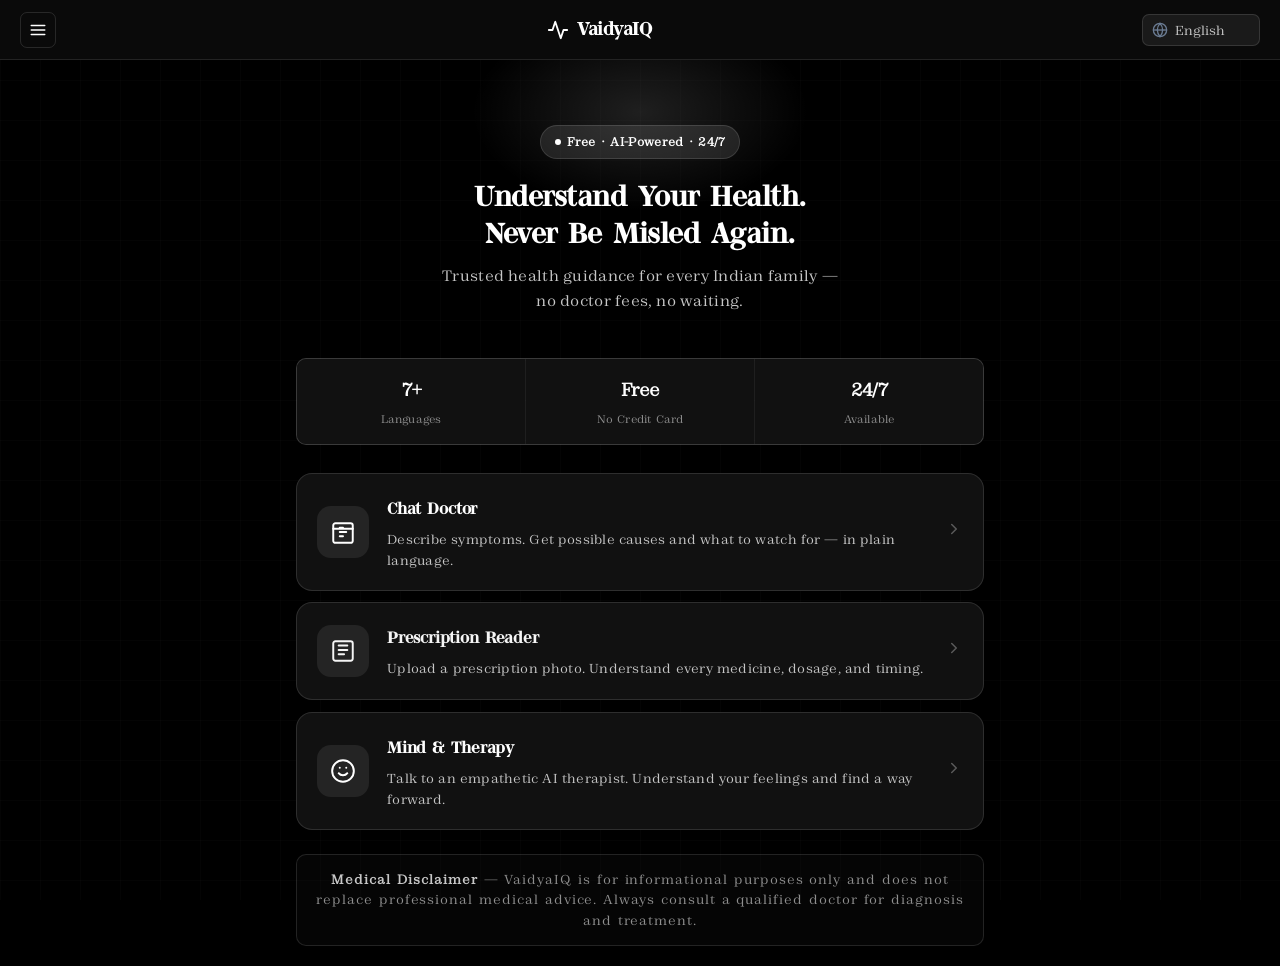
<file: frontend/index.html>
<!DOCTYPE html>
<html lang="en">
<head>
    <meta charset="UTF-8">
    <meta name="viewport" content="width=device-width, initial-scale=1.0">
    <title>VaidyaIQ — Health Assistant</title>
    <link rel="stylesheet" href="css/main.css">
    <link rel="stylesheet" href="css/components.css">
    <link rel="stylesheet" href="css/animations.css">
    <style>
        
        /* Hero accent glow */
        .hero-glow {
            position: absolute;
            top: -60px; left: 50%; transform: translateX(-50%);
            width: 340px; height: 200px;
            background: radial-gradient(ellipse at center, rgba(255,255,255,0.12) 0%, transparent 70%);
            pointer-events: none;
        }

        .hero {
            text-align: center;
            padding: 52px 0 36px;
            position: relative;
        }

        .hero-badge {
            display: inline-flex;
            align-items: center;
            gap: 6px;
            background: var(--primary-dim);
            color: var(--primary);
            border: 1px solid var(--border);
            border-radius: 20px;
            padding: 5px 14px;
            font-size: 12px;
            font-weight: 600;
            letter-spacing: 0.3px;
            margin-bottom: 20px;
        }

        .hero-badge::before {
            content: '';
            width: 6px; height: 6px;
            background: var(--primary);
            border-radius: 50%;
            animation: pulse 2s ease-in-out infinite;
        }
        @keyframes pulse {
            0%, 100% { opacity: 1; transform: scale(1); }
            50% { opacity: 0.6; transform: scale(0.8); }
        }

        h1.hero-title {
            font-size: 28px;
            font-weight: 700;
            color: var(--text);
            margin-bottom: 12px;
            line-height: 1.3;
            letter-spacing: -0.5px;
        }
        h1.hero-title span { color: var(--primary); }

        .hero-sub {
            color: var(--text-dim);
            font-size: 15px;
            max-width: 400px;
            margin: 0 auto 8px;
            line-height: 1.65;
        }

        /* Feature cards grid */
        .features-grid {
            display: grid;
            gap: 12px;
        }

        .feature-card {
            display: flex;
            align-items: center;
            gap: 18px;
            background: var(--surface);
            border: 1px solid var(--border);
            border-radius: var(--radius);
            padding: 20px;
            text-decoration: none;
            color: inherit;
            cursor: pointer;
            transition: all var(--transition);
            position: relative;
            overflow: hidden;
        }

        .feature-card::after {
            content: '';
            position: absolute;
            inset: 0;
            opacity: 0;
            transition: opacity var(--transition);
        }
        .feature-card.teal::after   { background: radial-gradient(ellipse at 20% 50%, rgba(255,255,255,0.05) 0%, transparent 60%); }
        .feature-card.blue::after   { background: radial-gradient(ellipse at 20% 50%, rgba(255,255,255,0.05) 0%, transparent 60%); }
        .feature-card.purple::after { background: radial-gradient(ellipse at 20% 50%, rgba(255,255,255,0.05) 0%, transparent 60%); }

        .feature-card:hover {
            border-color: var(--border-hover);
            transform: translateY(-2px);
        }
        .feature-card:hover::after { opacity: 1; }
        .feature-card.teal:hover   { border-color: var(--border-hover); }
        .feature-card.blue:hover   { border-color: var(--border-hover); }
        .feature-card.purple:hover { border-color: var(--border-hover); }

        .feature-card:active { transform: translateY(0) scale(0.99); }

        .feature-icon {
            width: 52px; height: 52px;
            border-radius: 14px;
            display: flex; align-items: center; justify-content: center;
            flex-shrink: 0;
        }
        .feature-icon svg {
            width: 26px; height: 26px;
            stroke-width: 1.8;
            stroke-linecap: round;
            stroke-linejoin: round;
            fill: none;
        }
        .feature-icon.teal   { background: var(--surface3); }
        .feature-icon.teal svg   { stroke: var(--primary); }
        .feature-icon.blue   { background: var(--surface3); }
        .feature-icon.blue svg   { stroke: var(--blue); }
        .feature-icon.purple { background: var(--surface3); }
        .feature-icon.purple svg { stroke: var(--purple); }

        .feature-info h2 {
            font-size: 16px;
            font-weight: 600;
            margin-bottom: 5px;
            letter-spacing: -0.2px;
        }
        .feature-info p {
            color: var(--text-dim);
            font-size: 13px;
            line-height: 1.55;
        }
        .feature-card.teal  .feature-info h2 { color: var(--primary); }
        .feature-card.blue  .feature-info h2 { color: var(--blue); }
        .feature-card.purple .feature-info h2 { color: var(--purple); }

        .feature-arrow {
            margin-left: auto;
            flex-shrink: 0;
            opacity: 0.3;
            transition: opacity var(--transition), transform var(--transition);
        }
        .feature-card:hover .feature-arrow {
            opacity: 0.8;
            transform: translateX(3px);
        }
        .feature-arrow svg {
            width: 18px; height: 18px;
            stroke: var(--text);
            fill: none;
            stroke-width: 2;
            stroke-linecap: round;
            stroke-linejoin: round;
        }

        /* Disclaimer */
        .disclaimer {
            margin-top: 24px;
            padding: 14px 16px;
            background: rgba(255,255,255,0.02);
            border: 1px solid var(--border);
            border-radius: var(--radius-sm);
            font-size: 13px;
            color: var(--text-muted);
            text-align: center;
            line-height: 1.6;
        }
        .disclaimer strong { color: var(--text-dim); }

        /* Stats bar */
        .stats-bar {
            display: grid;
            grid-template-columns: repeat(3, 1fr);
            gap: 1px;
            background: var(--border);
            border: 1px solid var(--border);
            border-radius: var(--radius-sm);
            overflow: hidden;
            margin-bottom: 28px;
        }
        .stat-item {
            background: var(--surface);
            padding: 14px;
            text-align: center;
        }
        .stat-item .stat-num {
            display: block;
            font-size: 18px;
            font-weight: 700;
            color: var(--primary);
            letter-spacing: -0.5px;
        }
        .stat-item .stat-lbl {
            display: block;
            font-size: 11px;
            color: var(--text-muted);
            margin-top: 2px;
            letter-spacing: 0.2px;
        }
    </style>
</head>
<body>

<nav class="navbar">
    <button class="hamburger-btn" onclick="toggleHamburger()" aria-label="Menu">
    <svg width="18" height="18" viewBox="0 0 24 24" fill="none" stroke="currentColor" stroke-width="2" stroke-linecap="round" stroke-linejoin="round">
        <line x1="3" y1="6" x2="21" y2="6"/>
        <line x1="3" y1="12" x2="21" y2="12"/>
        <line x1="3" y1="18" x2="21" y2="18"/>
    </svg>
    </button>

    <!-- Hamburger sidebar -->
    <aside class="hamburger-sidebar" id="hamburger-sidebar">
        <a href="chat-doctor.html">Doctor</a>
        <a href="prescription.html">Prescription</a>
        <a href="therapist.html">Therapy</a>
        <hr class="sidebar-divider">
        <div class="sidebar-section-title">Chats</div>
        <div id="hamburger-chat-list"></div>
    </aside>
    <a href="index.html" class="logo" aria-label="VaidyaIQ home">
        <svg viewBox="0 0 24 24" fill="none" stroke="currentColor" stroke-width="2" stroke-linecap="round" stroke-linejoin="round" width="22" height="22" aria-hidden="true">
            <path d="M22 12h-4l-3 9L9 3l-3 9H2"/>
        </svg>
        VaidyaIQ
    </a>
    
    <div class="lang-select-wrap">
        <select onchange="setLanguage(this.value)" aria-label="Select language">
            <option value="english">English</option>
            <option value="hindi">हिन्दी</option>
            <option value="hinglish">Hinglish</option>
            <option value="bengali">বাংলা</option>
            <option value="marathi">मराठी</option>
            <option value="telugu">తెలుగు</option>
            <option value="tamil">தமிழ்</option>
        </select>
    </div>
</nav>

<main class="container">

    <!-- Hero -->
    <div class="hero fade-in">
        <div class="hero-glow" aria-hidden="true"></div>
        <div class="hero-badge" aria-label="Free, AI-powered, available 24/7">Free · AI-Powered · 24/7</div>
        <h1 class="hero-title">
            Understand Your Health.<br>
            <span>Never Be Misled Again.</span>
        </h1>
        <p class="hero-sub">
            Trusted health guidance for every Indian family — no doctor fees, no waiting.
        </p>
    </div>

    <!-- Stats -->
    <div class="stats-bar fade-in stagger" role="list">
        <div class="stat-item" role="listitem">
            <span class="stat-num">7+</span>
            <span class="stat-lbl">Languages</span>
        </div>
        <div class="stat-item" role="listitem">
            <span class="stat-num">Free</span>
            <span class="stat-lbl">No Credit Card</span>
        </div>
        <div class="stat-item" role="listitem">
            <span class="stat-num">24/7</span>
            <span class="stat-lbl">Available</span>
        </div>
    </div>

    <!-- Feature Cards -->
    <nav class="features-grid stagger" aria-label="App features">

        <a href="chat-doctor.html" class="feature-card teal slide-up" aria-label="Chat Doctor - describe symptoms">
            <div class="feature-icon teal" aria-hidden="true">
                <svg viewBox="0 0 24 24"><path d="M9 12h6m-6 4h3m-3-8h3"/><rect x="3" y="4" width="18" height="18" rx="2"/><path d="M3 9h18"/></svg>
            </div>
            <div class="feature-info">
                <h2>Chat Doctor</h2>
                <p>Describe symptoms. Get possible causes and what to watch for — in plain language.</p>
            </div>
            <div class="feature-arrow" aria-hidden="true">
                <svg viewBox="0 0 24 24"><path d="M9 18l6-6-6-6"/></svg>
            </div>
        </a>

        <a href="prescription.html" class="feature-card blue slide-up" aria-label="Prescription Reader - understand your medicines">
            <div class="feature-icon blue" aria-hidden="true">
                <svg viewBox="0 0 24 24"><rect x="3" y="3" width="18" height="18" rx="2"/><path d="M8 7h8M8 11h8M8 15h5"/></svg>
            </div>
            <div class="feature-info">
                <h2>Prescription Reader</h2>
                <p>Upload a prescription photo. Understand every medicine, dosage, and timing.</p>
            </div>
            <div class="feature-arrow" aria-hidden="true">
                <svg viewBox="0 0 24 24"><path d="M9 18l6-6-6-6"/></svg>
            </div>
        </a>

        <a href="therapist.html" class="feature-card purple slide-up" aria-label="Mind and Therapy - talk to an AI therapist">
            <div class="feature-icon purple" aria-hidden="true">
                <svg viewBox="0 0 24 24"><path d="M12 2C6.48 2 2 6.48 2 12s4.48 10 10 10 10-4.48 10-10S17.52 2 12 2z"/><path d="M8 14s1.5 2 4 2 4-2 4-2"/><line x1="9" y1="9" x2="9.01" y2="9"/><line x1="15" y1="9" x2="15.01" y2="9"/></svg>
            </div>
            <div class="feature-info">
                <h2>Mind &amp; Therapy</h2>
                <p>Talk to an empathetic AI therapist. Understand your feelings and find a way forward.</p>
            </div>
            <div class="feature-arrow" aria-hidden="true">
                <svg viewBox="0 0 24 24"><path d="M9 18l6-6-6-6"/></svg>
            </div>
        </a>

    </nav>

    <!-- Disclaimer -->
    <div class="disclaimer fade-in" role="note">
        <strong>Medical Disclaimer</strong> — VaidyaIQ is for informational purposes only and does not replace professional medical advice. Always consult a qualified doctor for diagnosis and treatment.
    </div>

</main>


<script src="js/language.js"></script>
<script src="js/shared-history.js"></script>
</body>
</html>
</file>
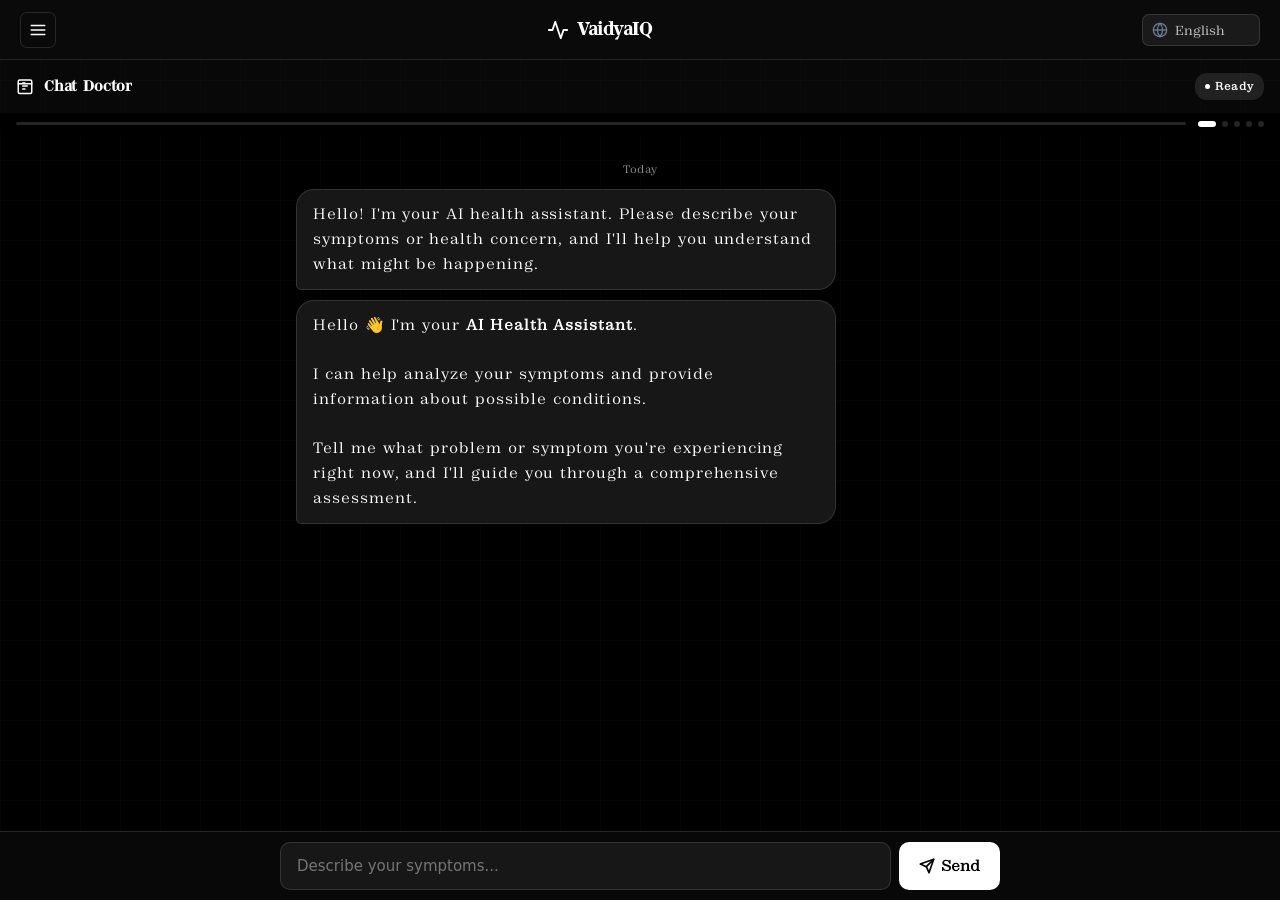
<file: frontend/chat-doctor.html>
<!DOCTYPE html>
<html lang="en">
<head>
    <meta charset="UTF-8">
    <meta name="viewport" content="width=device-width, initial-scale=1.0">
    <title>Chat Doctor — VaidyaIQ</title>
    <link rel="stylesheet" href="css/main.css">
    <link rel="stylesheet" href="css/components.css">
    <link rel="stylesheet" href="css/animations.css">
    <style>
        #chat-window {
            max-width: 720px;
            margin: 0 auto;
            width: 100%;
        }
        .chat-input-area .input-row,
        #answer-chips {
            max-width: 720px;
            margin-left: auto;
            margin-right: auto;
        }
        body { padding-bottom: 0; }

        .chat-shell {
            display: flex;
            flex-direction: column;
            height: 100dvh;
            padding-top: 60px;
            transition: padding-left 0.3s cubic-bezier(0.4, 0, 0.2, 1);
        }

        .progress-header {
            background: rgba(0,0,0,0.4);
            backdrop-filter: blur(8px);
            -webkit-backdrop-filter: blur(8px);
            border-bottom: none;
            padding: 8px 16px;
            display: flex;
            align-items: center;
            gap: 12px;
            flex-shrink: 0;
            position: sticky;
            top: 0;
            z-index: 5;
        }

        .progress-label {
            font-size: 12px;
            color: var(--text-dim);
            white-space: nowrap;
            min-width: 100px;
            font-weight: 500;
        }

        .step-dots {
            display: flex;
            gap: 6px;
            align-items: center;
        }
        .step-dot {
            width: 6px; height: 6px;
            border-radius: 50%;
            background: var(--surface3);
            transition: all var(--transition);
        }
        .step-dot.done { background: var(--primary); }
        .step-dot.active { background: var(--primary); width: 18px; border-radius: 4px; }

        #chat-window {
            flex: 1;
            overflow-y: auto;
            padding: 16px;
            display: flex;
            flex-direction: column;
            gap: 2px;
            scroll-behavior: smooth;
            -webkit-overflow-scrolling: touch;
        }

        .chat-date-sep {
            text-align: center;
            font-size: 11px;
            color: var(--text-muted);
            margin: 8px 0;
            letter-spacing: 0.3px;
        }

        .chat-input-area {
            background: var(--bg2);
            border-top: 1px solid var(--border);
            padding: 10px 12px;
            flex-shrink: 0;
            position: sticky;
            bottom: 0;
            z-index: 10;
        }

        #answer-chips {
            display: none;
            gap: 8px;
            margin-bottom: 10px;
            flex-wrap: wrap;
            background: var(--bg2);
            padding: 8px 0;
            position: sticky;
            bottom: 0;
            z-index: 10;
        }

        .input-row {
            display: flex;
            gap: 8px;
            align-items: center;
        }

        .input-row input {
            flex: 1;
            padding: 0 16px !important;
            height: 48px;
            font-size: 15px !important;
        }

        #chat-window::-webkit-scrollbar { width: 3px; }
        #chat-window::-webkit-scrollbar-thumb { background: var(--surface3); }

        .page-title-bar {
            background: var(--bg2);
            padding: 12px 16px;
            display: flex;
            align-items: center;
            gap: 10px;
            flex-shrink: 0;
        }
        .page-title-bar h1 {
            font-size: 15px;
            font-weight: 600;
            color: var(--text);
            letter-spacing: -0.2px;
        }
        .page-title-bar .badge {
            display: inline-flex;
            align-items: center;
            gap: 5px;
            font-size: 11px;
            font-weight: 600;
            color: var(--primary);
            background: var(--primary-dim);
            border-radius: 12px;
            padding: 3px 10px;
            margin-left: auto;
        }
        .badge-dot {
            width: 5px; height: 5px;
            background: var(--primary);
            border-radius: 50%;
        }
        
        /* Fix for mobile scrolling */
        @media (max-width: 768px) {
            #chat-window {
                padding-bottom: 20px;
            }
            .chat-bubble-ai, .chat-bubble-user {
                max-width: 90%;
            }
        }
    </style>
</head>
<body>

<nav class="navbar">
    <button class="hamburger-btn" onclick="toggleHamburger()" aria-label="Menu">
        <svg width="18" height="18" viewBox="0 0 24 24" fill="none" stroke="currentColor" stroke-width="2" stroke-linecap="round" stroke-linejoin="round">
            <line x1="3" y1="6" x2="21" y2="6"/>
            <line x1="3" y1="12" x2="21" y2="12"/>
            <line x1="3" y1="18" x2="21" y2="18"/>
        </svg>
    </button>

    <aside class="hamburger-sidebar" id="hamburger-sidebar" style="background: #080808 !important; backdrop-filter: none !important;">
        <a href="chat-doctor.html">Doctor</a>
        <a href="prescription.html">Prescription</a>
        <a href="therapist.html">Therapy</a>
        <hr class="sidebar-divider">
        <div class="sidebar-section-title">Chats</div>
        <div id="hamburger-chat-list"></div>
    </aside>

    <a href="index.html" class="logo" aria-label="VaidyaIQ home">
        <svg viewBox="0 0 24 24" fill="none" stroke="currentColor" stroke-width="2" stroke-linecap="round" stroke-linejoin="round" width="22" height="22" aria-hidden="true">
            <path d="M22 12h-4l-3 9L9 3l-3 9H2"/>
        </svg>
        VaidyaIQ
    </a>

    <div class="lang-select-wrap">
        <select onchange="setLanguage(this.value)" aria-label="Select language">
            <option value="english">English</option>
            <option value="hindi">हिन्दी</option>
            <option value="hinglish">Hinglish</option>
            <option value="bengali">বাংলা</option>
            <option value="marathi">मराठी</option>
            <option value="telugu">తెలుగు</option>
            <option value="tamil">தமிழ்</option>
        </select>
    </div>
</nav>

<div class="chat-shell">
    <div class="page-title-bar">
        <svg width="18" height="18" viewBox="0 0 24 24" fill="none" stroke="var(--primary)" stroke-width="2" stroke-linecap="round" stroke-linejoin="round" aria-hidden="true">
            <path d="M9 12h6m-6 4h3m-3-8h3"/><rect x="3" y="4" width="18" height="18" rx="2"/><path d="M3 9h18"/>
        </svg>
        <h1>Chat Doctor</h1>
        <div class="badge" role="status" aria-live="polite">
            <span class="badge-dot" aria-hidden="true"></span>
            <span id="progress-label">Ready</span>
        </div>
    </div>

    <div class="progress-header" role="progressbar" aria-label="Consultation progress" aria-valuenow="0" aria-valuemin="0" aria-valuemax="100">
        <div class="progress-bar-wrap" style="flex:1; margin:0;">
            <div class="progress-bar" id="progress-bar" style="width:0%"></div>
        </div>
        <div class="step-dots" id="step-dots" aria-hidden="true">
            <div class="step-dot active"></div>
            <div class="step-dot"></div>
            <div class="step-dot"></div>
            <div class="step-dot"></div>
            <div class="step-dot"></div>
        </div>
    </div>

    <div id="chat-window" role="log" aria-label="Conversation" aria-live="polite">
        <div class="chat-date-sep">Today</div>
        <div class="chat-bubble-ai slide-up">
            Hello! I'm your AI health assistant. Please describe your symptoms or health concern, and I'll help you understand what might be happening.
        </div>
    </div>

    <div class="chat-input-area">
        <div id="answer-chips" role="group" aria-label="Quick answer options">
            <button class="chip yes" onclick="submitAnswer('Yes')" aria-label="Yes">
                <svg width="14" height="14" viewBox="0 0 24 24" fill="none" stroke="currentColor" stroke-width="2.5" stroke-linecap="round" stroke-linejoin="round" aria-hidden="true"><polyline points="20 6 9 17 4 12"/></svg>
                Yes
            </button>
            <button class="chip no" onclick="submitAnswer('No')" aria-label="No">
                <svg width="14" height="14" viewBox="0 0 24 24" fill="none" stroke="currentColor" stroke-width="2.5" stroke-linecap="round" stroke-linejoin="round" aria-hidden="true"><line x1="18" y1="6" x2="6" y2="18"/><line x1="6" y1="6" x2="18" y2="18"/></svg>
                No
            </button>
            <button class="chip unsure" onclick="submitAnswer('Not sure')" aria-label="Not sure">
                <svg width="14" height="14" viewBox="0 0 24 24" fill="none" stroke="currentColor" stroke-width="2.5" stroke-linecap="round" stroke-linejoin="round" aria-hidden="true"><circle cx="12" cy="12" r="10"/><path d="M9.09 9a3 3 0 0 1 5.83 1c0 2-3 3-3 3"/><line x1="12" y1="17" x2="12.01" y2="17"/></svg>
                Not Sure
            </button>
        </div>
        <div class="input-row">
            <input type="text" id="chat-input" placeholder="Describe your symptoms..." aria-label="Type your symptoms or health concern" onkeydown="if(event.key==='Enter' && !event.shiftKey) { event.preventDefault(); sendUserMessage(); }" autocomplete="off" inputmode="text">
            <button class="send-btn" id="send-btn" onclick="sendUserMessage()" aria-label="Send message">
                <svg width="16" height="16" viewBox="0 0 24 24" fill="none" stroke="currentColor" stroke-width="2.5" stroke-linecap="round" stroke-linejoin="round" aria-hidden="true"><line x1="22" y1="2" x2="11" y2="13"/><polygon points="22 2 15 22 11 13 2 9 22 2"/></svg>
                Send
            </button>
        </div>
    </div>
</div>

<script src="js/language.js"></script>
<script src="js/api.js"></script>
<script src="js/shared-history.js"></script>
<script src="js/chat-doctor.js"></script>
</body>
</html>
</file>
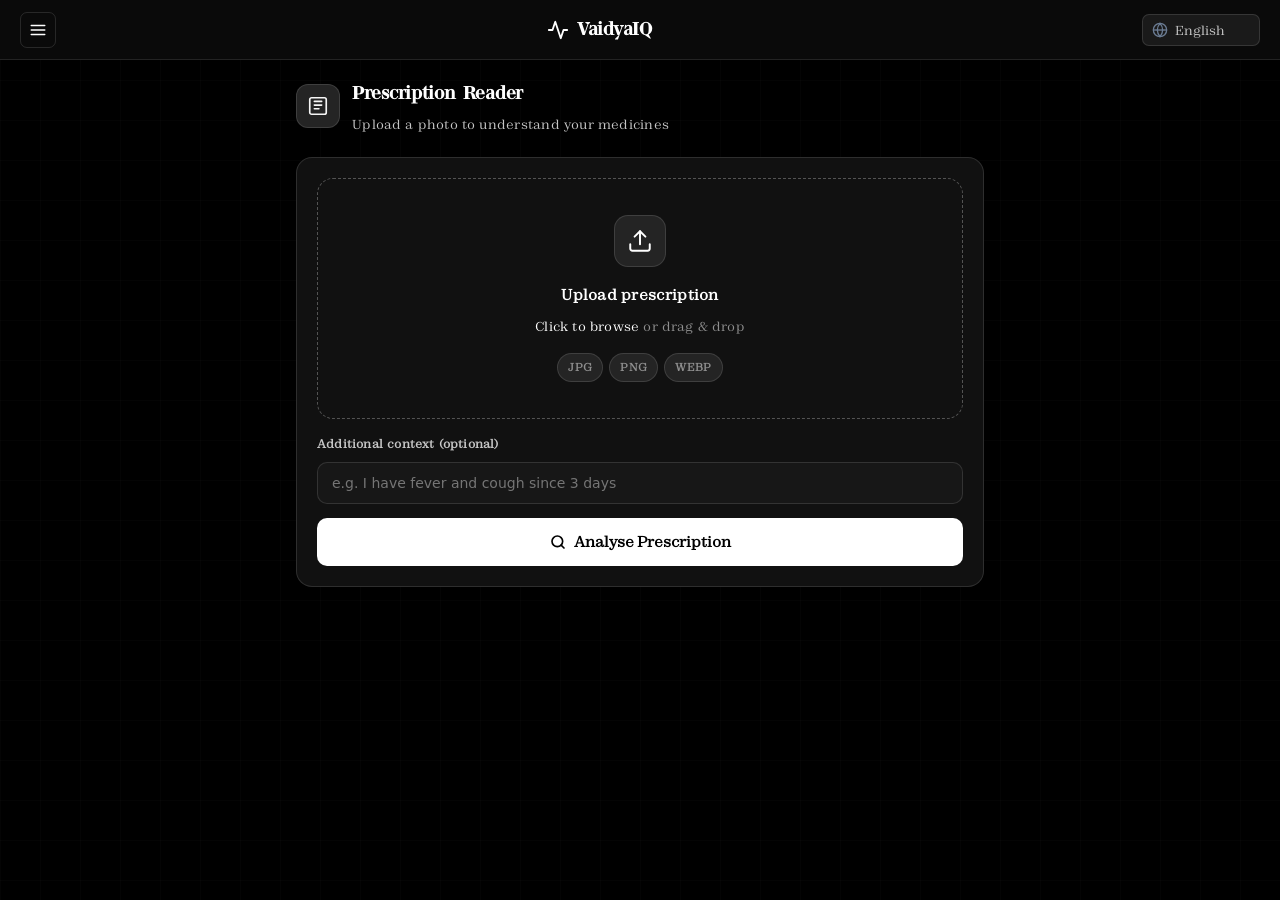
<file: frontend/prescription.html>
<!DOCTYPE html>
<html lang="en">
<head>
    <meta charset="UTF-8">
    <meta name="viewport" content="width=device-width, initial-scale=1.0">
    <title>Prescription Reader — VaidyaIQ</title>
    <link rel="stylesheet" href="css/main.css">
    <link rel="stylesheet" href="css/components.css">
    <link rel="stylesheet" href="css/animations.css">
    <style>
        
.container {
    transition: margin-right var(--transition);
    max-width: 720px;
}
        /* ── DROP ZONE ─────────────────────────────────── */
        .drop-zone {
            border: 1.5px dashed var(--border-hover);
            border-radius: var(--radius);
            padding: 36px 20px;
            text-align: center;
            cursor: pointer;
            transition: all var(--transition);
            background: var(--surface);
            position: relative;
        }
        .drop-zone:hover,
        .drop-zone.dragover {
            border-color: var(--primary);
            background: var(--surface2);
        }
        .drop-zone:active { transform: scale(0.995); }

        .drop-icon {
            width: 52px; height: 52px;
            background: var(--surface3);
            border: 1px solid var(--border);
            border-radius: 14px;
            display: flex; align-items: center; justify-content: center;
            margin: 0 auto 14px;
        }
        .drop-icon svg {
            width: 26px; height: 26px;
            stroke: var(--primary);
            fill: none;
            stroke-width: 1.8;
            stroke-linecap: round;
            stroke-linejoin: round;
        }
        .drop-title {
            font-size: 15px;
            font-weight: 600;
            color: var(--text);
            margin-bottom: 5px;
        }
        .drop-sub {
            font-size: 13px;
            color: var(--text-muted);
        }
        .drop-sub span {
            color: var(--primary);
            font-weight: 500;
        }

        /* Format pills */
        .format-pills {
            display: flex;
            justify-content: center;
            gap: 6px;
            margin-top: 14px;
        }
        .format-pill {
            background: var(--surface3);
            border: 1px solid var(--border);
            border-radius: 20px;
            padding: 3px 10px;
            font-size: 11px;
            font-weight: 600;
            color: var(--text-muted);
            letter-spacing: 0.3px;
        }

        /* ── PREVIEW IMAGE ─────────────────────────────── */
        #preview-wrap {
            display: none;
            position: relative;
            margin-bottom: 14px;
        }
        #preview {
            width: 100%;
            border-radius: var(--radius-sm);
            max-height: 220px;
            object-fit: cover;
            border: 1px solid var(--border);
            display: block;
        }
        .preview-change {
            position: absolute;
            top: 10px; right: 10px;
            background: rgba(8,12,15,0.75);
            border: 1px solid var(--border);
            border-radius: 20px;
            padding: 4px 12px;
            font-size: 12px;
            font-weight: 500;
            color: var(--text-dim);
            cursor: pointer;
            backdrop-filter: blur(8px);
            transition: all var(--transition);
        }
        .preview-change:hover { color: var(--text); border-color: var(--border-hover); }

        /* ── NOTE INPUT ─────────────────────────────────── */
        .note-wrap {
            margin-bottom: 14px;
        }
        .note-label {
            display: block;
            font-size: 12px;
            font-weight: 600;
            color: var(--text-dim);
            margin-bottom: 6px;
            letter-spacing: 0.2px;
        }
        #user-note {
            width: 100%;
            padding: 12px 14px !important;
            font-size: 14px !important;
            resize: none;
        }

        /* ── PAGE HEADER ─────────────────────────────────── */
        .page-header {
            display: flex;
            align-items: center;
            gap: 12px;
            margin-bottom: 20px;
            padding-top: 4px;
        }
        .page-header-icon {
            width: 44px; height: 44px;
            background: var(--surface3);
            border: 1px solid var(--border);
            border-radius: 12px;
            display: flex; align-items: center; justify-content: center;
            flex-shrink: 0;
        }
        .page-header-icon svg {
            width: 22px; height: 22px;
            stroke: var(--blue);
            fill: none;
            stroke-width: 1.8;
            stroke-linecap: round;
            stroke-linejoin: round;
        }
        .page-header h1 {
            font-size: 18px;
            font-weight: 700;
            color: var(--text);
            letter-spacing: -0.3px;
        }
        .page-header p {
            font-size: 13px;
            color: var(--text-dim);
            margin-top: 2px;
        }

        /* ── LOADING STATE ─────────────────────────────── */
        #loading-section {
            display: none;
            text-align: center;
            padding: 52px 20px;
        }
        .loading-ring {
            width: 48px; height: 48px;
            border: 2.5px solid var(--surface3);
            border-top-color: var(--blue);
            border-radius: 50%;
            animation: spin 0.8s linear infinite;
            margin: 0 auto 16px;
        }
        .loading-text {
            font-size: 15px;
            font-weight: 500;
            color: var(--text);
            margin-bottom: 4px;
        }
        .loading-sub {
            font-size: 13px;
            color: var(--text-muted);
        }
        .loading-steps {
            display: flex;
            justify-content: center;
            gap: 6px;
            margin-top: 16px;
        }
        .loading-step {
            width: 6px; height: 6px;
            border-radius: 50%;
            background: var(--surface3);
            transition: background 0.3s;
        }
        .loading-step.active { background: var(--blue); }

        /* ── RESULTS ─────────────────────────────────────── */
        #results-section { display: none; }

        .results-header {
            display: flex;
            align-items: center;
            justify-content: space-between;
            margin-bottom: 16px;
        }
        .results-title {
            font-size: 16px;
            font-weight: 600;
            color: var(--text);
            letter-spacing: -0.2px;
        }

        /* ── ROUTINE TABLE ─────────────────────────────── */
        .routine-table-wrap {
            overflow-x: auto;
            border-radius: var(--radius-sm);
            border: 1px solid var(--border);
        }
        #routine-table {
            width: 100%;
            border-collapse: collapse;
            font-size: 13px;
            min-width: 360px;
        }
        #routine-table thead tr {
            background: var(--surface3);
            border-bottom: 1px solid var(--border);
        }
        #routine-table th {
            padding: 11px 14px;
            text-align: left;
            font-size: 11px;
            font-weight: 700;
            letter-spacing: 0.5px;
            text-transform: uppercase;
            color: var(--text-dim);
        }
        #routine-table td {
            padding: 11px 14px;
            color: var(--text-dim);
            border-bottom: 1px solid var(--border);
            line-height: 1.5;
        }
        #routine-table tr:last-child td { border-bottom: none; }
        #routine-table tbody tr:hover { background: rgba(255,255,255,0.02); }
        #routine-table td:first-child { color: var(--text); font-weight: 500; }

        /* ── SECTION TITLES ─────────────────────────────── */
        .section-hdr {
            display: flex;
            align-items: center;
            gap: 8px;
            margin-bottom: 12px;
        }
        .section-hdr-icon {
            width: 28px; height: 28px;
            border-radius: 8px;
            display: flex; align-items: center; justify-content: center;
            flex-shrink: 0;
        }
        .section-hdr-icon svg {
            width: 14px; height: 14px;
            fill: none;
            stroke-width: 2;
            stroke-linecap: round;
            stroke-linejoin: round;
        }
        .section-hdr-icon.blue { background: var(--blue-dim); }
        .section-hdr-icon.blue svg { stroke: var(--blue); }
        .section-hdr-icon.green { background: var(--primary-dim); }
        .section-hdr-icon.green svg { stroke: var(--primary); }
        .section-hdr h3 {
            font-size: 14px;
            font-weight: 600;
            color: var(--text);
        }

        /* Upload again button */
        .upload-again-btn {
            display: flex;
            align-items: center;
            justify-content: center;
            gap: 8px;
            background: transparent;
            color: var(--text-dim);
            border: 1px solid var(--border);
            border-radius: var(--radius-sm);
            padding: 12px;
            font-size: 14px;
            font-weight: 500;
            cursor: pointer;
            transition: all var(--transition);
            width: 100%;
            font-family: inherit;
            margin-top: 4px;
        }
        .upload-again-btn:hover {
            border-color: var(--border-hover);
            color: var(--text);
        }
    </style>
</head>
<body>
<nav class="navbar">
    <button class="hamburger-btn" onclick="toggleHamburger()" aria-label="Menu">
    <svg width="18" height="18" viewBox="0 0 24 24" fill="none" stroke="currentColor" stroke-width="2" stroke-linecap="round" stroke-linejoin="round">
        <line x1="3" y1="6" x2="21" y2="6"/>
        <line x1="3" y1="12" x2="21" y2="12"/>
        <line x1="3" y1="18" x2="21" y2="18"/>
    </svg>
    </button>

    <!-- Hamburger sidebar -->
    <aside class="hamburger-sidebar" id="hamburger-sidebar" style="background: #080808 !important; backdrop-filter: none !important;">
        <a href="chat-doctor.html">Doctor</a>
        <a href="prescription.html">Prescription</a>
        <a href="therapist.html">Therapy</a>
        <hr class="sidebar-divider">
        <div class="sidebar-section-title">Chats</div>
        <div id="hamburger-chat-list"></div>
    </aside>
    <a href="index.html" class="logo" aria-label="VaidyaIQ home">
        <svg viewBox="0 0 24 24" fill="none" stroke="currentColor" stroke-width="2" stroke-linecap="round" stroke-linejoin="round" width="22" height="22" aria-hidden="true">
            <path d="M22 12h-4l-3 9L9 3l-3 9H2"/>
        </svg>
        VaidyaIQ
    </a>
    
    <div class="lang-select-wrap">
        <select onchange="setLanguage(this.value)" aria-label="Select language">
            <option value="english">English</option>
            <option value="hindi">हिन्दी</option>
            <option value="hinglish">Hinglish</option>
            <option value="bengali">বাংলা</option>
            <option value="marathi">मराठी</option>
            <option value="telugu">తెలుగు</option>
            <option value="tamil">தமிழ்</option>
        </select>
    </div>
</nav>
<main class="container">

    <!-- Page header -->
    <div class="page-header fade-in">
        <div class="page-header-icon" aria-hidden="true">
            <svg viewBox="0 0 24 24"><rect x="3" y="3" width="18" height="18" rx="2"/><path d="M8 7h8M8 11h8M8 15h5"/></svg>
        </div>
        <div>
            <h1>Prescription Reader</h1>
            <p>Upload a photo to understand your medicines</p>
        </div>
    </div>

    <!-- Upload section -->
    <div id="upload-section" class="card fade-in" style="padding: 20px;">

        <!-- Preview (hidden until file chosen) -->
        <div id="preview-wrap">
            <img id="preview" alt="Uploaded prescription preview">
            <button class="preview-change" onclick="document.getElementById('file-input').click()" aria-label="Change image">
                Change image
            </button>
        </div>

        <!-- Drop zone -->
        <div
            class="drop-zone"
            id="drop-zone"
            onclick="document.getElementById('file-input').click()"
            ondragover="event.preventDefault(); this.classList.add('dragover')"
            ondragleave="this.classList.remove('dragover')"
            ondrop="handleDrop(event)"
            role="button"
            tabindex="0"
            aria-label="Upload prescription image. Click or drag and drop."
            onkeydown="if(event.key==='Enter'||event.key===' ') document.getElementById('file-input').click()"
        >
            <div class="drop-icon" aria-hidden="true">
                <svg viewBox="0 0 24 24"><path d="M21 15v4a2 2 0 0 1-2 2H5a2 2 0 0 1-2-2v-4"/><polyline points="17 8 12 3 7 8"/><line x1="12" y1="3" x2="12" y2="15"/></svg>
            </div>
            <p class="drop-title">Upload prescription</p>
            <p class="drop-sub"><span>Click to browse</span> or drag &amp; drop</p>
            <div class="format-pills" aria-label="Supported formats">
                <span class="format-pill">JPG</span>
                <span class="format-pill">PNG</span>
                <span class="format-pill">WEBP</span>
            </div>
        </div>

        <input
            type="file"
            id="file-input"
            accept="image/*"
            capture="environment"
            style="display:none"
            onchange="handleFile(this.files[0])"
            aria-label="Select prescription image file"
        >

        <!-- Optional note -->
        <div class="note-wrap" style="margin-top: 14px;">
            <label class="note-label" for="user-note">Additional context (optional)</label>
            <input
                type="text"
                id="user-note"
                placeholder="e.g. I have fever and cough since 3 days"
                autocomplete="off"
            >
        </div>

        <button class="btn-primary" onclick="submitPrescription()" id="read-btn" aria-label="Read prescription">
            <svg width="16" height="16" viewBox="0 0 24 24" fill="none" stroke="currentColor" stroke-width="2.5" stroke-linecap="round" stroke-linejoin="round" aria-hidden="true"><circle cx="11" cy="11" r="8"/><line x1="21" y1="21" x2="16.65" y2="16.65"/></svg>
            Analyse Prescription
        </button>

    </div>

    <!-- Loading state -->
    <div id="loading-section" aria-live="polite" aria-label="Loading results">
        <div class="loading-ring" aria-hidden="true"></div>
        <p class="loading-text">Reading your prescription…</p>
        <p class="loading-sub">This usually takes 5–10 seconds</p>
        <div class="loading-steps" aria-hidden="true">
            <div class="loading-step active"></div>
            <div class="loading-step"></div>
            <div class="loading-step"></div>
            <div class="loading-step"></div>
        </div>
    </div>

    <!-- Results -->
    <div id="results-section" class="fade-in" aria-live="polite">

        <!-- Mismatch warning -->
        <div id="mismatch-section" class="warning-banner" style="display:none;" role="alert">
            <svg width="16" height="16" viewBox="0 0 24 24" fill="none" stroke="var(--orange)" stroke-width="2" stroke-linecap="round" stroke-linejoin="round" aria-hidden="true" style="flex-shrink:0; margin-top:1px"><path d="M10.29 3.86L1.82 18a2 2 0 0 0 1.71 3h16.94a2 2 0 0 0 1.71-3L13.71 3.86a2 2 0 0 0-3.42 0z"/><line x1="12" y1="9" x2="12" y2="13"/><line x1="12" y1="17" x2="12.01" y2="17"/></svg>
            <div>
                <strong style="color:var(--orange);">Note: </strong>
                <span id="mismatch-text"></span>
            </div>
        </div>

        <!-- Medicines list -->
        <div class="card" style="padding:20px; margin-bottom:14px;">
            <div class="section-hdr">
                <div class="section-hdr-icon blue" aria-hidden="true">
                    <svg viewBox="0 0 24 24"><rect x="3" y="3" width="18" height="18" rx="2"/><path d="M8 7h8M8 11h8M8 15h5"/></svg>
                </div>
                <h3>Your Medicines</h3>
            </div>
            <div id="medicines-list"></div>
        </div>

        <!-- Routine table -->
        <div class="card" style="padding:20px; margin-bottom:14px;">
            <div class="section-hdr" style="margin-bottom:14px;">
                <div class="section-hdr-icon green" aria-hidden="true">
                    <svg viewBox="0 0 24 24"><circle cx="12" cy="12" r="10"/><polyline points="12 6 12 12 16 14"/></svg>
                </div>
                <h3>Medicine Routine</h3>
            </div>
            <div class="routine-table-wrap">
                <table id="routine-table" role="table" aria-label="Medicine schedule">
                    <thead>
                        <tr>
                            <th scope="col">Medicine</th>
                            <th scope="col">Times/Day</th>
                            <th scope="col">Schedule</th>
                        </tr>
                    </thead>
                    <tbody id="routine-body"></tbody>
                </table>
            </div>
        </div>

        <!-- Upload another -->
        <button class="upload-again-btn" onclick="location.reload()" aria-label="Upload another prescription">
            <svg width="15" height="15" viewBox="0 0 24 24" fill="none" stroke="currentColor" stroke-width="2" stroke-linecap="round" stroke-linejoin="round" aria-hidden="true"><path d="M21 15v4a2 2 0 0 1-2 2H5a2 2 0 0 1-2-2v-4"/><polyline points="17 8 12 3 7 8"/><line x1="12" y1="3" x2="12" y2="15"/></svg>
            Upload Another Prescription
        </button>

    </div>

</main>


<script>
/* Drop handler shim — actual logic in prescription.js */
function handleDrop(e) {
    e.preventDefault();
    document.getElementById('drop-zone').classList.remove('dragover');
    const file = e.dataTransfer.files[0];
    if (file) handleFile(file);
}
function toggleHamburger() {
    document.getElementById('hamburger-sidebar').classList.toggle('open');
}
document.addEventListener('click', function(e) {
    const sidebar = document.getElementById('hamburger-sidebar');
    const btn = document.querySelector('.hamburger-btn');
    if (sidebar && !sidebar.contains(e.target) && !btn.contains(e.target)) {
        sidebar.classList.remove('open');
    }
});
</script>
<script src="js/language.js"></script>
<script src="js/api.js"></script>
<script src="js/shared-history.js"></script>
<script src="js/prescription.js"></script>
</body>
</html>
</file>
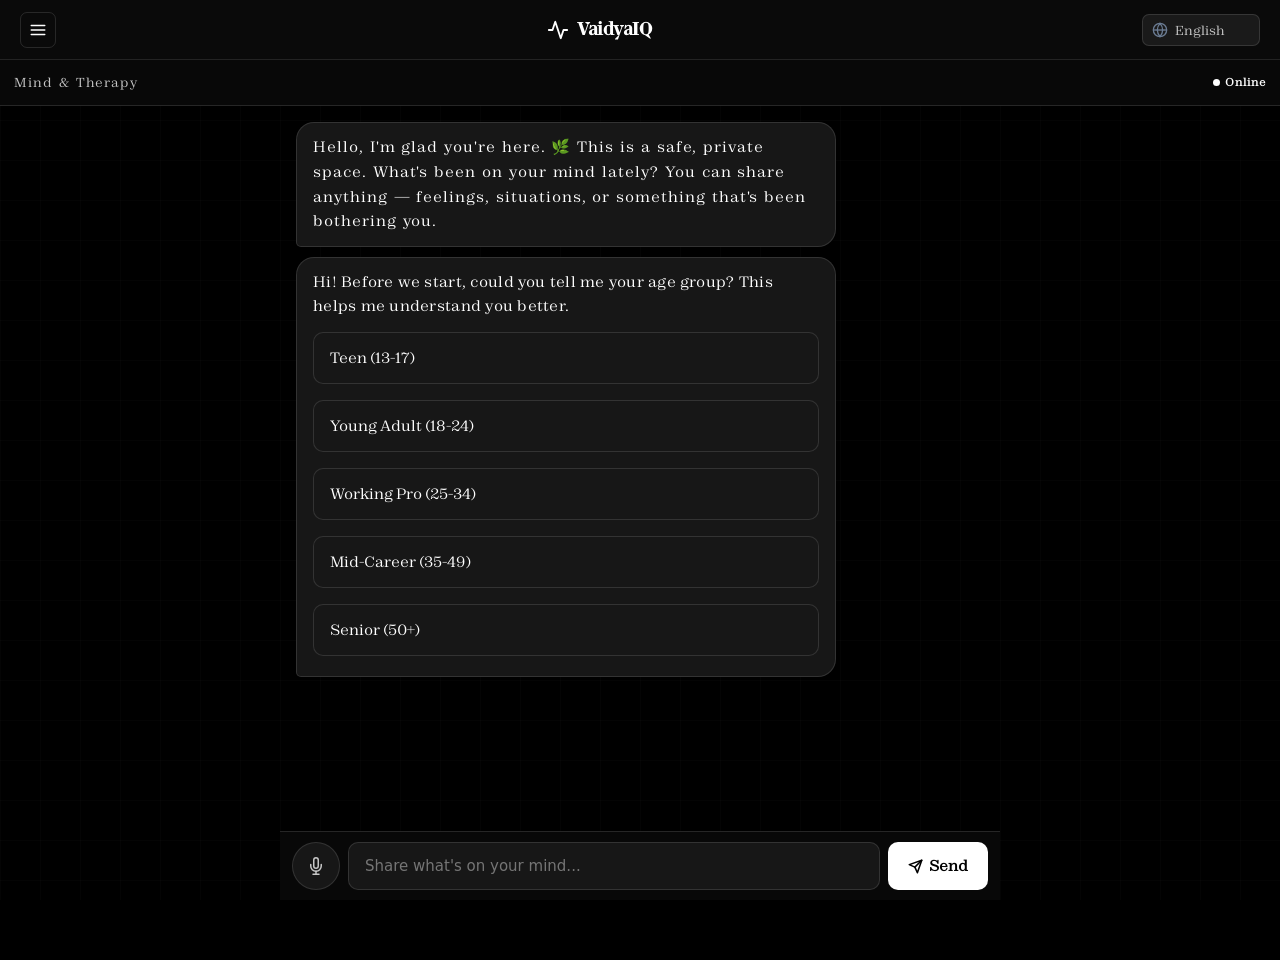
<file: frontend/therapist.html>
<!DOCTYPE html>
<html lang="en">
<head>
    <meta charset="UTF-8">
    <meta name="viewport" content="width=device-width, initial-scale=1.0">
    <title>Mind & Therapy — VaidyaIQ</title>
    <link rel="stylesheet" href="css/main.css">
    <link rel="stylesheet" href="css/components.css">
    <link rel="stylesheet" href="css/animations.css">
    <style>
        #chat-window {
            max-width: 720px;
            margin: 0 auto;
            width: 100%;
            align-self: center;
        }

        .chat-input-area {
            max-width: 720px;
            margin-left: auto;
            margin-right: auto;
            width: 100%;
        }

        .chat-input-row {
            max-width: 720px;
            margin-left: auto;
            margin-right: auto;
        }

        .app-layout {
            transition: padding-left 0.3s cubic-bezier(0.4, 0, 0.2, 1);
        }
        
        body { padding-bottom: 0; overflow: hidden; }

        .app-layout {
            display: flex;
            height: calc(100dvh - 60px);
            width: 100vw;
            margin-top: 60px;
        }

        .chat-sidebar {
            width: 260px;
            background: var(--bg2);
            border-right: 1px solid var(--border);
            display: none;
            flex-direction: column;
            flex-shrink: 0;
            transition: transform var(--transition);
        }

        @media (max-width: 768px) {
            .chat-sidebar {
                position: fixed;
                left: 0;
                top: 60px;
                bottom: 0;
                z-index: 50;
                transform: translateX(-100%);
            }
            .chat-sidebar.open {
                transform: translateX(0);
            }
        }

        .sidebar-header {
            padding: 16px;
            border-bottom: 1px solid var(--border);
        }

        .new-chat-btn {
            display: flex;
            align-items: center;
            gap: 8px;
            width: 100%;
            background: transparent;
            color: var(--text);
            border: 1px solid var(--border);
            padding: 10px 14px;
            border-radius: var(--radius-sm);
            cursor: pointer;
            font-size: 14px;
            font-weight: 500;
            transition: all var(--transition);
        }

        .new-chat-btn:hover {
            background: var(--surface3);
        }

        .chat-list {
            flex: 1;
            overflow-y: auto;
            padding: 12px 8px;
            display: flex;
            flex-direction: column;
            gap: 4px;
        }

        .chat-list-item {
            display: flex;
            align-items: center;
            gap: 10px;
            padding: 10px 12px;
            border-radius: var(--radius-sm);
            cursor: pointer;
            color: var(--text-dim);
            font-size: 14px;
            transition: all var(--transition);
            white-space: nowrap;
            overflow: hidden;
            text-overflow: ellipsis;
        }

        .chat-list-item:hover {
            background: var(--surface2);
            color: var(--text);
        }
        
        .chat-list-item.active {
            background: var(--surface3);
            color: var(--text);
            font-weight: 500;
        }

        .therapy-shell {
            display: flex;
            flex-direction: column;
            flex: 1;
            position: relative;
            overflow: hidden;
        }

        .therapy-header {
            background: var(--bg2);
            border-bottom: 1px solid var(--border);
            padding: 14px 16px;
            flex-shrink: 0;
            display: flex;
            align-items: center;
        }
        
        .sidebar-toggle {
            display: none;
            background: none;
            border: none;
            color: var(--text);
            cursor: pointer;
            padding: 8px;
            margin-right: 8px;
        }

        @media (max-width: 768px) {
            .sidebar-toggle { display: block; }
        }

        .therapist-card {
            display: flex;
            align-items: center;
            gap: 12px;
            flex: 1;
        }

        .therapist-avatar {
            width: 42px; height: 42px;
            border-radius: 12px;
            background: var(--purple-dim);
            border: 1px solid var(--border);
            display: flex; align-items: center; justify-content: center;
            flex-shrink: 0;
        }
        .therapist-avatar svg {
            width: 22px; height: 22px;
            stroke: var(--purple);
            fill: none;
            stroke-width: 1.8;
            stroke-linecap: round;
            stroke-linejoin: round;
        }

        .therapist-info h2 {
            font-size: 14px;
            font-weight: 600;
            color: var(--text);
            letter-spacing: -0.2px;
        }
        .therapist-info p {
            font-size: 12px;
            color: var(--text-dim);
            margin-top: 1px;
        }

        .online-badge {
            margin-left: auto;
            display: flex;
            align-items: center;
            gap: 5px;
            font-size: 11px;
            font-weight: 600;
            color: var(--primary);
        }
        .online-dot {
            width: 7px; height: 7px;
            background: var(--primary);
            border-radius: 50%;
            animation: onlinePulse 2.5s ease-in-out infinite;
        }
        @keyframes onlinePulse {
            0%, 100% { box-shadow: 0 0 0 0 rgba(255,255,255,0.24); }
            50% { box-shadow: 0 0 0 5px rgba(255,255,255,0); }
        }

        .crisis-banner {
            background: var(--surface2);
            border-bottom: 1px solid var(--border);
            padding: 8px 16px;
            display: flex;
            align-items: center;
            justify-content: space-between;
            gap: 10px;
            flex-shrink: 0;
        }
        .crisis-banner p {
            font-size: 12px;
            color: var(--text-dim);
        }
        .crisis-banner a {
            font-size: 12px;
            font-weight: 600;
            color: var(--purple);
            text-decoration: none;
            white-space: nowrap;
            padding: 5px 12px;
            border: 1px solid var(--border);
            border-radius: 20px;
            transition: all var(--transition);
            min-height: 32px;
            display: flex; align-items: center;
        }
        .crisis-banner a:hover { background: var(--purple-dim); }

        #chat-window {
            flex: 1;
            overflow-y: auto;
            padding: 16px;
            padding-bottom: 24px;
            display: flex;
            flex-direction: column;
            gap: 2px;
            scroll-behavior: smooth;
        }
        #chat-window::-webkit-scrollbar { width: 3px; }
        #chat-window::-webkit-scrollbar-thumb { background: var(--surface3); }

        .mood-bar {
            padding: 12px 16px;
            border-top: 1px solid var(--border);
            background: var(--bg2);
            flex-shrink: 0;
            display: flex;
            align-items: center;
            gap: 6px;
        }
        .mood-bar label {
            font-size: 11px;
            color: var(--text-muted);
            font-weight: 500;
            white-space: nowrap;
        }
        .mood-btn {
            background: none;
            border: 1px solid var(--border);
            border-radius: 8px;
            padding: 4px 8px;
            cursor: pointer;
            font-size: 16px;
            transition: all var(--transition);
            min-height: 32px;
            min-width: 36px;
        }
        .mood-btn:hover { background: var(--surface3); border-color: var(--border-hover); transform: scale(1.1); }
        .mood-btn.selected { border-color: var(--purple); background: var(--purple-dim); }

        .chat-input-area {
            background: var(--bg2);
            border-top: 1px solid var(--border);
            padding: 10px 12px;
            padding-bottom: calc(10px + env(safe-area-inset-bottom));
            flex-shrink: 0;
        }

        .chat-input-row {
            display: flex;
            gap: 8px;
            align-items: center;
        }

        .chat-input-row input {
            flex: 1;
            padding: 0 16px !important;
            height: 48px;
            font-size: 15px !important;
        }

        .voice-modal {
            position: fixed;
            inset: 0;
            background: rgba(8, 12, 15, 0.95);
            backdrop-filter: blur(10px);
            z-index: 1000;
            display: flex;
            flex-direction: column;
            align-items: center;
            justify-content: center;
            opacity: 0;
            pointer-events: none;
            transition: opacity 0.3s ease;
        }
        .voice-modal.active {
            opacity: 1;
            pointer-events: all;
        }

        .voice-orb-container {
            position: relative;
            width: 150px;
            height: 150px;
            display: flex;
            align-items: center;
            justify-content: center;
            cursor: pointer;
        }

        .voice-orb {
            width: 100px;
            height: 100px;
            background: radial-gradient(circle at 30% 30%, #ffffff, #b8b8b8);
            border-radius: 50%;
            box-shadow: 0 0 40px rgba(255,255,255,0.18);
            transition: all 0.2s ease;
        }

        .voice-orb.listening {
            animation: breathe 1.5s infinite alternate;
        }

        @keyframes breathe {
            0% { transform: scale(0.95); box-shadow: 0 0 20px rgba(255,255,255,0.16); }
            100% { transform: scale(1.15); box-shadow: 0 0 60px rgba(255,255,255,0.48); }
        }

        .voice-status {
            margin-top: 40px;
            font-size: 18px;
            color: var(--text);
            font-weight: 500;
            text-align: center;
        }

        .voice-close-btn {
            position: absolute;
            top: 40px;
            right: 40px;
            background: none;
            border: none;
            color: var(--text);
            cursor: pointer;
            padding: 10px;
        }

        .voice-gender-toggle {
            position: absolute;
            bottom: 60px;
            display: flex;
            background: var(--surface2);
            border-radius: 20px;
            padding: 4px;
        }

        .voice-gender-toggle button {
            background: none;
            border: none;
            color: var(--text-dim);
            padding: 8px 16px;
            border-radius: 16px;
            cursor: pointer;
            font-size: 14px;
            font-weight: 500;
            transition: all 0.2s;
        }
        .voice-gender-toggle button.active {
            background: var(--surface3);
            color: var(--text);
        }
    </style>
</head>
<body>
<nav class="navbar">
    <button class="hamburger-btn" onclick="toggleHamburger()" aria-label="Menu">
        <svg width="18" height="18" viewBox="0 0 24 24" fill="none" stroke="currentColor" stroke-width="2" stroke-linecap="round" stroke-linejoin="round">
            <line x1="3" y1="6" x2="21" y2="6"/>
            <line x1="3" y1="12" x2="21" y2="12"/>
            <line x1="3" y1="18" x2="21" y2="18"/>
        </svg>
    </button>

    <aside class="hamburger-sidebar" id="hamburger-sidebar" style="background: #080808 !important; backdrop-filter: none !important;">
        <a href="chat-doctor.html">Doctor</a>
        <a href="prescription.html">Prescription</a>
        <a href="therapist.html">Therapy</a>
        <hr class="sidebar-divider">
        <div class="sidebar-section-title">Chats</div>
        <div id="hamburger-chat-list"></div>
    </aside>

    <a href="index.html" class="logo" aria-label="VaidyaIQ home">
        <svg viewBox="0 0 24 24" fill="none" stroke="currentColor" stroke-width="2" stroke-linecap="round" stroke-linejoin="round" width="22" height="22" aria-hidden="true">
            <path d="M22 12h-4l-3 9L9 3l-3 9H2"/>
        </svg>
        VaidyaIQ
    </a>

    <div class="lang-select-wrap">
        <select onchange="setLanguage(this.value)" aria-label="Select language">
            <option value="english">English</option>
            <option value="hindi">हिन्दी</option>
            <option value="hinglish">Hinglish</option>
            <option value="bengali">বাংলা</option>
            <option value="marathi">मराठी</option>
            <option value="telugu">తెలుగు</option>
            <option value="tamil">தமிழ்</option>
        </select>
    </div>
</nav>

<div class="app-layout">
    <aside class="chat-sidebar" id="chat-sidebar">
        <div class="sidebar-header">
            <button class="new-chat-btn" onclick="startNewChat()">
                <svg width="16" height="16" viewBox="0 0 24 24" fill="none" stroke="currentColor" stroke-width="2"><line x1="12" y1="5" x2="12" y2="19"></line><line x1="5" y1="12" x2="19" y2="12"></line></svg>
                New Chat
            </button>
        </div>
        <div class="chat-list" id="chat-list"></div>
    </aside>

    <main class="therapy-shell">
        <div style="padding: 10px 14px; border-bottom: 1px solid var(--border); display:flex; align-items:center; gap:10px; background: var(--bg2); flex-shrink:0;">
            <span style="font-size:13px; color:var(--text-dim);">Mind & Therapy</span>
            <div style="margin-left:auto; display:flex; align-items:center; gap:5px; font-size:11px; font-weight:600; color:var(--primary);">
                <span style="width:7px; height:7px; background:var(--primary); border-radius:50%; display:inline-block;"></span>
                Online
            </div>
        </div>

        <div id="chat-window" role="log" aria-label="Therapy conversation" aria-live="polite">
            <div class="chat-bubble-ai slide-up">
                Hello, I'm glad you're here. 🌿 This is a safe, private space. What's been on your mind lately? You can share anything — feelings, situations, or something that's been bothering you.
            </div>
        </div>

        <div class="chat-input-area">
            <div class="chat-input-row">
                <button class="mic-btn" id="mic-btn" onclick="openVoiceModal()" aria-label="Toggle voice input" title="Voice input">
                    <svg width="18" height="18" viewBox="0 0 24 24" fill="none" stroke="currentColor" stroke-width="2" stroke-linecap="round" stroke-linejoin="round" aria-hidden="true">
                        <path d="M12 1a3 3 0 0 0-3 3v8a3 3 0 0 0 6 0V4a3 3 0 0 0-3-3z"/>
                        <path d="M19 10v2a7 7 0 0 1-14 0v-2"/>
                        <line x1="12" y1="19" x2="12" y2="23"/>
                        <line x1="8" y1="23" x2="16" y2="23"/>
                    </svg>
                </button>
                <input type="text" id="chat-input" placeholder="Share what's on your mind..." aria-label="Type your thoughts here" onkeydown="if(event.key==='Enter' && !event.shiftKey) { event.preventDefault(); sendMessage(); }" autocomplete="off" inputmode="text">
                <button class="send-btn" onclick="sendMessage()" style="background: var(--purple); min-width: 72px;" aria-label="Send message">
                    <svg width="15" height="15" viewBox="0 0 24 24" fill="none" stroke="currentColor" stroke-width="2.5" stroke-linecap="round" stroke-linejoin="round" aria-hidden="true"><line x1="22" y1="2" x2="11" y2="13"/><polygon points="22 2 15 22 11 13 2 9 22 2"/></svg>
                    Send
                </button>
            </div>
        </div>
    </main>
</div>

<div class="voice-modal" id="voice-modal">
    <button class="voice-close-btn" onclick="closeVoiceModal()">
        <svg width="32" height="32" viewBox="0 0 24 24" fill="none" stroke="currentColor" stroke-width="2"><line x1="18" y1="6" x2="6" y2="18"></line><line x1="6" y1="6" x2="18" y2="18"></line></svg>
    </button>
    <div class="voice-orb-container" onclick="toggleVoiceListening()">
        <div class="voice-orb listening" id="voice-orb"></div>
    </div>
    <div class="voice-status" id="voice-status">Listening...</div>
    <div class="voice-gender-toggle">
        <button id="voice-btn-female" class="active" onclick="changeVoiceGender('female')">Female</button>
        <button id="voice-btn-male" onclick="changeVoiceGender('male')">Male</button>
    </div>
</div>

<script>
function toggleSidebar() {
    document.getElementById('chat-sidebar').classList.toggle('open');
}

function toggleHamburger() {
    const sidebar = document.getElementById('hamburger-sidebar');
    const body = document.body;

    sidebar.classList.toggle('open');
    body.classList.toggle('hamburger-open');

    const sharedSidebar = document.getElementById('shared-chat-sidebar');
    if (sharedSidebar && sharedSidebar.classList.contains('open')) {
        sharedSidebar.classList.remove('open');
    }

    if (window.innerWidth <= 768) {
        if (sidebar.classList.contains('open')) {
            document.body.style.overflow = 'hidden';
        } else {
            document.body.style.overflow = '';
        }
    }
}

document.addEventListener('click', function(e) {
    const sidebar = document.getElementById('hamburger-sidebar');
    const btn = document.querySelector('.hamburger-btn');
    const sharedSidebar = document.getElementById('shared-chat-sidebar');

    if (sidebar && sidebar.classList.contains('open') &&
        !sidebar.contains(e.target) &&
        !btn.contains(e.target) &&
        (!sharedSidebar || !sharedSidebar.contains(e.target))) {
        sidebar.classList.remove('open');
        document.body.classList.remove('hamburger-open');
        document.body.style.overflow = '';
    }
});

window.addEventListener('resize', function() {
    if (window.innerWidth > 768) {
        const sidebar = document.getElementById('hamburger-sidebar');
        if (sidebar && sidebar.classList.contains('open')) {
            document.body.style.overflow = '';
        }
    }
});
</script>
<script src="js/language.js"></script>
<script src="js/voice.js"></script>
<script src="js/api.js"></script>
<script src="js/shared-history.js"></script>
<script src="js/therapist.js"></script>
</body>
</html>
</file>
<file: frontend/css/main.css>
@font-face {
    font-family: 'Stardom-Regular';
    src: url('../fonts/Stardom-Regular.otf') format('opentype');
}
@font-face {
    font-family: 'Zodiak-Regular';
    src: url('../fonts/Zodiak-Regular.otf') format('opentype');
}
:root {
    --primary: #ffffff;
    --primary-dim: rgba(255,255,255,0.1);
    --primary-glow: rgba(255,255,255,0.18);
    --blue: #f5f5f5;
    --blue-dim: rgba(255,255,255,0.08);
    --purple: #ffffff;
    --purple-dim: rgba(255,255,255,0.1);
    --orange: #d0d0d0;
    --orange-dim: rgba(255,255,255,0.08);
    --red: #ff4444;
    --red-dim: rgba(255,68,68,0.1);
    --bg: #000000;
    --bg2: #080808;
    --surface: #111111;
    --surface2: #171717;
    --surface3: #242424;
    --border: rgba(255,255,255,0.12);
    --border-hover: rgba(255,255,255,0.28);
    --text: #ffffff;
    --text-dim: #c7c7c7;
    --text-muted: #8f8f8f;
    --radius: 16px;
    --radius-sm: 10px;
    --radius-xs: 7px;
    --transition: 0.2s cubic-bezier(0.4, 0, 0.2, 1);
}

/* Sidebar push effect */
@media (min-width: 769px) {
    body.hamburger-open .chat-shell,
    body.hamburger-open .therapy-shell,
    body.hamburger-open .container {
        padding-left: 260px;
        transition: padding-left 0.3s cubic-bezier(0.4, 0, 0.2, 1);
    }
}

@media (max-width: 768px) {
    body.hamburger-open .chat-shell,
    body.hamburger-open .therapy-shell,
    body.hamburger-open .container {
        padding-left: 0;
    }
}

/* Chat item styles */
.shared-chat-item {
    display: flex;
    align-items: center;
    justify-content: space-between;
    gap: 8px;
    border: 1px solid var(--border);
    border-radius: var(--radius-sm);
    background: var(--surface);
    overflow: hidden;
}

.shared-chat-item-content {
    flex: 1;
    padding: 10px 12px;
    cursor: pointer;
    min-width: 0;
}

.shared-chat-item-content:hover {
    background: var(--surface2);
}

.shared-chat-item-title {
    display: block;
    font-size: 13px;
    font-weight: 600;
    color: var(--text);
    overflow: hidden;
    text-overflow: ellipsis;
    white-space: nowrap;
}

.shared-chat-item-meta {
    display: block;
    font-size: 10px;
    color: var(--text-muted);
    margin-top: 2px;
}

.shared-chat-delete {
    width: 32px;
    height: 32px;
    margin-right: 8px;
    border: 1px solid var(--border);
    border-radius: 6px;
    background: transparent;
    color: var(--text-muted);
    cursor: pointer;
    display: flex;
    align-items: center;
    justify-content: center;
    transition: all var(--transition);
    flex-shrink: 0;
}

.shared-chat-delete:hover {
    border-color: var(--red);
    color: var(--red);
    background: var(--red-dim);
}

.shared-chat-delete svg {
    width: 14px;
    height: 14px;
    stroke: currentColor;
}

#hamburger-chat-list button:hover {
    background: var(--red-dim) !important;
    color: var(--red) !important;
}

@media (prefers-reduced-motion: reduce) {
    *, *::before, *::after { animation-duration: 0.01ms !important; transition-duration: 0.01ms !important; }
}

* { margin: 0; padding: 0; box-sizing: border-box; }

html { scroll-behavior: smooth; }

h1, h2, h3 {
    font-family: 'Stardom-Regular', sans-serif;
    letter-spacing: 0.08em;
    word-spacing: 0.15em;
}

.logo {
    font-family: 'Stardom-Regular', sans-serif;
    letter-spacing: 0.06em;
    word-spacing: 0.12em;
    line-height: 1.9;
}

p {
    letter-spacing: 0.02em;
    line-height: 1.9;
    word-spacing: 0.05em;
}

body {
    font-family: 'Zodiak-Regular', system-ui, sans-serif;
    letter-spacing: 0.06em;
    word-spacing: 0.12em;
    line-height: 1.9;
    background: var(--bg);
    color: var(--text);
    min-height: 100dvh;
    padding-bottom: 0;
    font-size: 16px;
    -webkit-font-smoothing: antialiased;
    -moz-osx-font-smoothing: grayscale;
}

body::before {
    content: '';
    position: fixed;
    inset: 0;
    background-image:
        linear-gradient(rgba(255,255,255,0.015) 1px, transparent 1px),
        linear-gradient(90deg, rgba(255,255,255,0.015) 1px, transparent 1px);
    background-size: 40px 40px;
    pointer-events: none;
    z-index: 0;
}

::-webkit-scrollbar { width: 5px; }
::-webkit-scrollbar-track { background: transparent; }
::-webkit-scrollbar-thumb { background: rgba(255,255,255,0.28); border-radius: 10px; }
::-webkit-scrollbar-thumb:hover { background: rgba(255,255,255,0.48); }

.hamburger-btn {
    background: transparent;
    border: 1px solid var(--border);
    border-radius: var(--radius-xs);
    color: var(--text);
    width: 36px;
    height: 36px;
    display: flex;
    align-items: center;
    justify-content: center;
    cursor: pointer;
    flex-shrink: 0;
    position: relative;
    z-index: 101;
}

/* SIDEBAR - SOLID BACKGROUND, NO TRANSPARENCY */
.hamburger-sidebar {
    position: fixed;
    top: 60px;
    left: 0;
    bottom: 0;
    width: 260px;
    background: #0a0a0a;
    border-right: 1px solid rgba(255,255,255,0.1);
    z-index: 95;
    transform: translateX(-100%);
    transition: transform 0.2s ease;
    display: flex;
    flex-direction: column;
    padding: 16px;
    gap: 4px;
    overflow-y: auto;
}

.hamburger-sidebar.open { 
    transform: translateX(0); 
}

.hamburger-sidebar a,
.hamburger-sidebar button.sidebar-nav-btn {
    display: block;
    padding: 10px 14px;
    border-radius: var(--radius-xs);
    color: #c7c7c7;
    text-decoration: none;
    font-size: 14px;
    font-weight: 500;
    border: none;
    background: transparent;
    cursor: pointer;
    font-family: inherit;
    text-align: left;
    transition: all 0.2s ease;
}

.hamburger-sidebar a:hover,
.hamburger-sidebar button.sidebar-nav-btn:hover {
    color: #ffffff;
    background: #1a1a1a;
}

.hamburger-sidebar .sidebar-divider {
    border: none;
    border-top: 1px solid rgba(255,255,255,0.1);
    margin: 8px 0;
}

.hamburger-sidebar .sidebar-section-title {
    font-size: 11px;
    font-weight: 600;
    letter-spacing: 0.8px;
    text-transform: uppercase;
    color: #888888;
    padding: 4px 14px 8px;
}

.top-nav-links { display: none !important; }

.navbar {
    position: fixed;
    top: 0;
    left: 0;
    right: 0;
    height: 60px;
    background: #0a0a0a;
    border-bottom: 1px solid rgba(255,255,255,0.1);
    padding: 0 20px;
    display: flex;
    align-items: center;
    justify-content: space-between;
    z-index: 100;
}

.navbar .logo {
    letter-spacing: 0.06em;
    font-size: 18px;
    font-weight: 700;
    color: var(--primary);
    text-decoration: none;
    letter-spacing: -0.5px;
    display: flex;
    align-items: center;
    gap: 8px;
}

.navbar .logo svg {
    width: 22px;
    height: 22px;
    flex-shrink: 0;
}

.lang-select-wrap {
    position: relative;
    display: flex;
    align-items: center;
}

.lang-select-wrap::before {
    content: '';
    position: absolute;
    left: 10px;
    top: 50%;
    transform: translateY(-50%);
    width: 16px;
    height: 16px;
    background: url("data:image/svg+xml,%3Csvg xmlns='http://www.w3.org/2000/svg' fill='none' viewBox='0 0 24 24' stroke='%236b7c93' stroke-width='2'%3E%3Ccircle cx='12' cy='12' r='10'/%3E%3Cpath d='M12 2a15.3 15.3 0 0 1 4 10 15.3 15.3 0 0 1-4 10 15.3 15.3 0 0 1-4-10 15.3 15.3 0 0 1 4-10z'/%3E%3Cpath d='M2 12h20'/%3E%3C/svg%3E") center/contain no-repeat;
    pointer-events: none;
}

.navbar select {
    appearance: none;
    -webkit-appearance: none;
    border: 1px solid rgba(255,255,255,0.12);
    border-radius: var(--radius-xs);
    padding: 7px 28px 7px 32px;
    color: #c7c7c7;
    font-size: 13px;
    cursor: pointer;
    background: #1a1a1a;
    outline: none;
    font-family: inherit;
    transition: border-color 0.2s ease;
}

.navbar select:hover,
.navbar select:focus {
    border-color: rgba(255,255,255,0.28);
    color: #ffffff;
}

.container {
    max-width: 720px;
    margin: 0 auto;
    padding: 72px 16px 20px;
    position: relative;
    z-index: 1;
}

.card {
    background: var(--surface);
    border: 1px solid var(--border);
    border-radius: var(--radius);
    padding: 24px;
    margin-bottom: 16px;
    position: relative;
}

.btn-primary {
    display: flex;
    align-items: center;
    justify-content: center;
    gap: 8px;
    background: var(--primary);
    color: #000;
    border: none;
    border-radius: var(--radius-sm);
    padding: 13px 24px;
    font-size: 15px;
    font-weight: 600;
    cursor: pointer;
    transition: all var(--transition);
    width: 100%;
    font-family: inherit;
    touch-action: manipulation;
    min-height: 48px;
}

.btn-primary:hover {
    background: #00e8ba;
    transform: translateY(-1px);
}

.btn-primary:active {
    transform: translateY(0) scale(0.98);
}

.btn-secondary {
    display: inline-flex;
    align-items: center;
    gap: 6px;
    background: transparent;
    color: var(--primary);
    border: 1px solid var(--border);
    border-radius: var(--radius-sm);
    padding: 10px 20px;
    font-size: 14px;
    font-weight: 500;
    cursor: pointer;
    transition: all var(--transition);
    font-family: inherit;
    touch-action: manipulation;
    min-height: 44px;
}

.btn-secondary:hover {
    background: var(--primary-dim);
    border-color: var(--border-hover);
}

.spinner {
    display: none;
    width: 36px;
    height: 36px;
    border: 2px solid var(--border);
    border-top-color: var(--primary);
    border-radius: 50%;
    animation: spin 0.7s linear infinite;
    margin: 24px auto;
}

@keyframes spin { to { transform: rotate(360deg); } }

input, textarea {
    background: var(--surface2) !important;
    border: 1px solid var(--border) !important;
    color: var(--text) !important;
    border-radius: var(--radius-sm) !important;
    outline: none !important;
    font-family: 'Inter', system-ui, sans-serif !important;
    font-size: 15px !important;
    transition: border-color var(--transition), box-shadow var(--transition) !important;
}

input:focus, textarea:focus {
    border-color: rgba(255,255,255,0.4) !important;
    box-shadow: 0 0 0 3px rgba(255,255,255,0.08) !important;
}

.shared-chat-sidebar {
    position: fixed;
    top: 60px;
    bottom: 0;
    left: 0;
    width: 290px;
    background: #0a0a0a;
    border-right: 1px solid rgba(255,255,255,0.1);
    display: flex;
    flex-direction: column;
    transform: translateX(-100%);
    transition: transform 0.2s ease;
    z-index: 90;
}

.shared-chat-sidebar.open { transform: translateX(0); }

.shared-chat-header {
    display: flex;
    align-items: center;
    justify-content: space-between;
    gap: 8px;
    padding: 14px;
    border-bottom: 1px solid rgba(255,255,255,0.1);
}

.shared-chat-header strong {
    font-size: 14px;
    color: #ffffff;
}

.shared-chat-close {
    background: transparent;
    border: 1px solid rgba(255,255,255,0.12);
    color: #c7c7c7;
    border-radius: var(--radius-xs);
    padding: 5px 9px;
    cursor: pointer;
}

.shared-chat-list {
    overflow-y: auto;
    padding: 10px;
    display: flex;
    flex-direction: column;
    gap: 6px;
}

.shared-chat-empty {
    color: #888888;
    font-size: 13px;
    padding: 14px 8px;
}

.section-label {
    font-size: 11px;
    font-weight: 600;
    letter-spacing: 0.8px;
    text-transform: uppercase;
    color: var(--text-dim);
    margin-bottom: 12px;
}

/* ============================================ */
/* MOBILE RESPONSIVE STYLES */
/* ============================================ */
@media (max-width: 768px) {
    .navbar {
        padding: 0 12px;
        height: 56px;
        display: grid;
        grid-template-columns: auto 1fr auto;
        align-items: center;
        gap: 8px;
        background: #0a0a0a;
    }

    .navbar .logo {
        font-size: 16px;
    }

    .navbar .logo svg {
        width: 18px;
        height: 18px;
    }

    .lang-select-wrap::before {
        display: none;
    }

    .navbar select {
        padding: 6px 8px;
        font-size: 11px;
        max-width: 80px;
    }

    .shared-chat-sidebar {
        width: min(86vw, 310px);
    }

    .container {
        padding: 68px 12px 16px;
    }
    
    /* FIX: Solid sidebar on mobile - NO transparency */
    .hamburger-sidebar {
        background: #0a0a0a !important;
        width: 280px;
    }
    
    .hamburger-sidebar.open {
        background: #0a0a0a !important;
        box-shadow: 4px 0 20px rgba(0, 0, 0, 0.5);
    }
}
</file>
<file: frontend/css/components.css>
/* ── GO BUTTON ─────────────────────────────────────── */
.go-button {
    display: inline-flex;
    align-items: center;
    gap: 4px;
    background: transparent;
    color: var(--primary);
    font-size: 11px;
    font-weight: 600;
    border: 1px solid var(--border);
    border-radius: 20px;
    padding: 2px 10px;
    margin: 0 2px;
    cursor: pointer;
    text-decoration: none;
    transition: all var(--transition);
    vertical-align: middle;
    letter-spacing: 0.2px;
}
.go-button:hover {
    background: var(--primary);
    color: #000;
    border-color: var(--primary);
}

/* ── CHAT BUBBLES ─────────────────────────────────── */
.chat-bubble-user {
    background: var(--primary);
    color: #000;
    border-radius: 18px 18px 5px 18px;
    padding: 12px 16px;
    
    max-width: 480px; /* user */
    margin-left: auto;
    margin-bottom: 8px;
    font-size: 15px;
    font-weight: 500;
    line-height: 1.5;
    animation: msgIn 0.25s cubic-bezier(0.34, 1.56, 0.64, 1);
}

.chat-bubble-ai {
    background: var(--surface2);
    border: 1px solid var(--border);
    border-radius: 18px 18px 18px 5px;
    padding: 12px 16px;
    max-width: 540px; /* ai */
    margin-bottom: 8px;
    font-size: 15px;
    line-height: 1.65;
    color: var(--text);
    animation: msgIn 0.25s cubic-bezier(0.34, 1.56, 0.64, 1);
}

@keyframes msgIn {
    from { opacity: 0; transform: translateY(8px) scale(0.97); }
    to   { opacity: 1; transform: translateY(0) scale(1); }
}

/* Typing indicator */
.typing-indicator {
    display: flex;
    align-items: center;
    gap: 5px;
    padding: 12px 16px;
    background: var(--surface2);
    border: 1px solid var(--border);
    border-radius: 18px 18px 18px 5px;
    max-width: 80px;
    margin-bottom: 8px;
}
.typing-indicator span {
    width: 7px; height: 7px;
    background: var(--text-dim);
    border-radius: 50%;
    animation: typingBounce 1.2s ease-in-out infinite;
}
.typing-indicator span:nth-child(2) { animation-delay: 0.15s; }
.typing-indicator span:nth-child(3) { animation-delay: 0.3s; }
@keyframes typingBounce {
    0%, 80%, 100% { transform: translateY(0); opacity: 0.5; }
    40% { transform: translateY(-5px); opacity: 1; }
}

/* ── ANSWER CHIPS ─────────────────────────────────── */
.chip {
    display: inline-flex;
    align-items: center;
    gap: 6px;
    padding: 9px 18px;
    border-radius: 24px;
    border: 1px solid var(--border);
    background: var(--surface2);
    color: var(--text-dim);
    font-size: 14px;
    font-weight: 500;
    cursor: pointer;
    transition: all var(--transition);
    min-height: 44px;
    font-family: inherit;
    touch-action: manipulation;
}
.chip.yes:hover   { border-color: var(--primary); color: var(--primary); background: var(--primary-dim); }
.chip.no:hover    { border-color: var(--red); color: var(--red); background: var(--red-dim); }
.chip.unsure:hover{ border-color: var(--purple); color: var(--purple); background: var(--purple-dim); }
.chip:active { transform: scale(0.97); }

/* ── PROGRESS BAR ─────────────────────────────────── */
.progress-bar-wrap {
    background: var(--surface3);
    border-radius: 10px;
    height: 3px;
    overflow: hidden;
    flex: 1;
}
.progress-bar {
    background: linear-gradient(90deg, var(--primary) 0%, #00efc0 100%);
    height: 100%;
    border-radius: 10px;
    transition: width 0.5s cubic-bezier(0.4, 0, 0.2, 1);
}

/* ── MEDICINE CARD ─────────────────────────────────── */
.medicine-card {
    background: var(--surface2);
    border: 1px solid var(--border);
    border-radius: var(--radius);
    margin-bottom: 12px;
    overflow: hidden;
    transition: border-color var(--transition);
}
.medicine-card:hover {
    border-color: var(--border-hover);
}
.medicine-header {
    background: var(--surface3);
    border-bottom: 1px solid var(--border);
    color: var(--primary);
    padding: 13px 16px;
    font-weight: 600;
    font-size: 15px;
    display: flex;
    align-items: center;
    gap: 8px;
}
.medicine-body {
    padding: 14px 16px;
    font-size: 14px;
    line-height: 1.75;
    color: var(--text-dim);
}
.medicine-body strong { color: var(--text); font-weight: 600; }

/* ── WARNING BANNER ─────────────────────────────────── */
.warning-banner {
    background: var(--surface2);
    border: 1px solid var(--border);
    border-left-width: 3px;
    border-left-color: var(--orange);
    padding: 13px 16px;
    border-radius: var(--radius-sm);
    font-size: 14px;
    margin-bottom: 14px;
    color: var(--text);
    line-height: 1.6;
    display: flex;
    gap: 10px;
    align-items: flex-start;
}

/* ── REPORT SECTIONS ─────────────────────────────────── */
.report-section {
    border-radius: var(--radius);
    padding: 18px;
    margin-bottom: 12px;
    border: 1px solid var(--border);
    background: var(--surface2);
    transition: border-color var(--transition);
}
.report-section:hover { border-color: var(--border-hover); }
.report-section h3 {
    margin-bottom: 10px;
    font-size: 14px;
    font-weight: 600;
    letter-spacing: 0.3px;
    display: flex;
    align-items: center;
    gap: 7px;
}
.report-section ul {
    padding-left: 0;
    list-style: none;
}
.report-section ul li {
    padding: 3px 0 3px 14px;
    position: relative;
    font-size: 14px;
    line-height: 1.6;
    color: var(--text-dim);
}
.report-section ul li::before {
    content: '';
    position: absolute;
    left: 0; top: 12px;
    width: 5px; height: 5px;
    border-radius: 50%;
}
.report-section.blue   { border-left: 2px solid var(--blue); }
.report-section.blue h3   { color: var(--blue); }
.report-section.blue ul li::before { background: var(--blue); opacity: 0.6; }
.report-section.green  { border-left: 2px solid var(--primary); }
.report-section.green h3  { color: var(--primary); }
.report-section.green ul li::before { background: var(--primary); opacity: 0.6; }
.report-section.orange { border-left: 2px solid var(--orange); }
.report-section.orange h3 { color: var(--orange); }
.report-section.orange ul li::before { background: var(--orange); opacity: 0.6; }
.report-section.purple { border-left: 2px solid var(--purple); }
.report-section.purple h3 { color: var(--purple); }
.report-section.purple ul li::before { background: var(--purple); opacity: 0.6; }

/* ── THERAPY SECTIONS ─────────────────────────────────── */
.therapy-divider {
    border: none;
    border-top: 1px solid var(--border);
    margin: 16px 0;
}
.therapy-part { padding: 12px 0; }
.therapy-part-title {
    font-size: 11px;
    font-weight: 700;
    letter-spacing: 0.8px;
    text-transform: uppercase;
    margin-bottom: 8px;
    padding: 4px 10px;
    border-radius: 6px;
    display: inline-flex;
    align-items: center;
    gap: 5px;
}
.therapy-part-title.blue   { color: var(--blue); background: var(--blue-dim); }
.therapy-part-title.green  { color: var(--primary); background: var(--primary-dim); }
.therapy-part-title.orange { color: var(--orange); background: var(--orange-dim); }
.therapy-part-title.purple { color: var(--purple); background: var(--purple-dim); }

/* ── MIC BUTTON ─────────────────────────────────────── */
.mic-btn {
    background: var(--surface2);
    color: var(--text-dim);
    border: 1px solid var(--border);
    border-radius: 50%;
    width: 48px; height: 48px;
    font-size: 18px;
    cursor: pointer;
    transition: all var(--transition);
    flex-shrink: 0;
    display: flex; align-items: center; justify-content: center;
    touch-action: manipulation;
}
.mic-btn:hover {
    border-color: var(--border-hover);
    color: var(--primary);
    background: var(--primary-dim);
}
.mic-btn.active {
    background: var(--surface2);
    border-color: var(--red);
    color: var(--red);
    animation: micPulse 1.2s ease-in-out infinite;
}
@keyframes micPulse {
    0%, 100% { box-shadow: 0 0 0 0 rgba(255,255,255,0.24); }
    50% { box-shadow: 0 0 0 8px rgba(255,255,255,0); }
}

/* ── QUESTION CARD ─────────────────────────────────── */
.question-card {
    text-align: center;
    padding: 28px 20px;
}
.question-text {
    font-size: 18px;
    font-weight: 600;
    margin-bottom: 22px;
    line-height: 1.5;
    color: var(--text);
}

/* ── ANSWER BUTTONS ─────────────────────────────────── */
.answer-btn {
    display: flex;
    align-items: center;
    width: 100%;
    padding: 14px 16px;
    margin-bottom: 8px;
    border: 1px solid var(--border);
    border-radius: var(--radius-sm);
    background: var(--surface2);
    color: var(--text);
    font-size: 15px;
    font-weight: 500;
    cursor: pointer;
    transition: all var(--transition);
    text-align: left;
    min-height: 52px;
    font-family: inherit;
    touch-action: manipulation;
    gap: 12px;
}
.answer-btn:hover {
    border-color: var(--border-hover);
    background: var(--primary-dim);
    color: var(--primary);
    transform: translateX(3px);
}
.answer-btn:active { transform: scale(0.98) translateX(0); }

/* ── SEND BUTTON ─────────────────────────────────────── */
.send-btn {
    background: var(--primary);
    color: #000;
    border: none;
    border-radius: var(--radius-sm);
    padding: 0 20px;
    font-weight: 600;
    cursor: pointer;
    font-size: 15px;
    transition: all var(--transition);
    white-space: nowrap;
    height: 48px;
    min-width: 80px;
    font-family: inherit;
    touch-action: manipulation;
    display: flex; align-items: center; gap: 6px;
}
.send-btn:hover { background: #00e8ba; }
.send-btn:disabled { opacity: 0.3; cursor: not-allowed; transform: none; }
.send-btn:active { transform: scale(0.97); }

/* ── MEDICINE IMAGE ─────────────────────────────────── */
.medicine-image {
    width: 100%;
    max-height: 140px;
    object-fit: cover;
    border-radius: var(--radius-sm);
    margin-top: 10px;
    opacity: 0.8;
}

/* ── EMPTY STATE ─────────────────────────────────────── */
.empty-state {
    text-align: center;
    padding: 40px 20px;
    color: var(--text-muted);
}
.empty-state svg {
    width: 40px; height: 40px;
    margin: 0 auto 12px;
    opacity: 0.3;
}
.empty-state p {
    font-size: 14px;
    line-height: 1.6;
}

/* ── STAT BADGE ─────────────────────────────────────── */
.stat-badge {
    display: inline-flex;
    align-items: center;
    gap: 5px;
    padding: 4px 10px;
    border-radius: 20px;
    font-size: 12px;
    font-weight: 600;
    letter-spacing: 0.2px;
}
.stat-badge.green { background: var(--primary-dim); color: var(--primary); }
.stat-badge.blue  { background: var(--blue-dim); color: var(--blue); }
.stat-badge.orange{ background: var(--orange-dim); color: var(--orange); }
.stat-badge.purple{ background: var(--purple-dim); color: var(--purple); }
</file>
<file: frontend/css/animations.css>
@media (prefers-reduced-motion: no-preference) {

.fade-in {
    animation: fadeIn 0.35s cubic-bezier(0.4, 0, 0.2, 1) both;
}
@keyframes fadeIn {
    from { opacity: 0; transform: translateY(12px); }
    to   { opacity: 1; transform: translateY(0); }
}

.slide-up {
    animation: slideUp 0.3s cubic-bezier(0.34, 1.56, 0.64, 1) both;
}
@keyframes slideUp {
    from { opacity: 0; transform: translateY(18px) scale(0.98); }
    to   { opacity: 1; transform: translateY(0) scale(1); }
}

.scale-in {
    animation: scaleIn 0.25s cubic-bezier(0.34, 1.56, 0.64, 1) both;
}
@keyframes scaleIn {
    from { opacity: 0; transform: scale(0.94); }
    to   { opacity: 1; transform: scale(1); }
}

/* Staggered children */
.stagger > *:nth-child(1) { animation-delay: 0.05s; }
.stagger > *:nth-child(2) { animation-delay: 0.1s; }
.stagger > *:nth-child(3) { animation-delay: 0.15s; }
.stagger > *:nth-child(4) { animation-delay: 0.2s; }
.stagger > *:nth-child(5) { animation-delay: 0.25s; }

}
</file>
